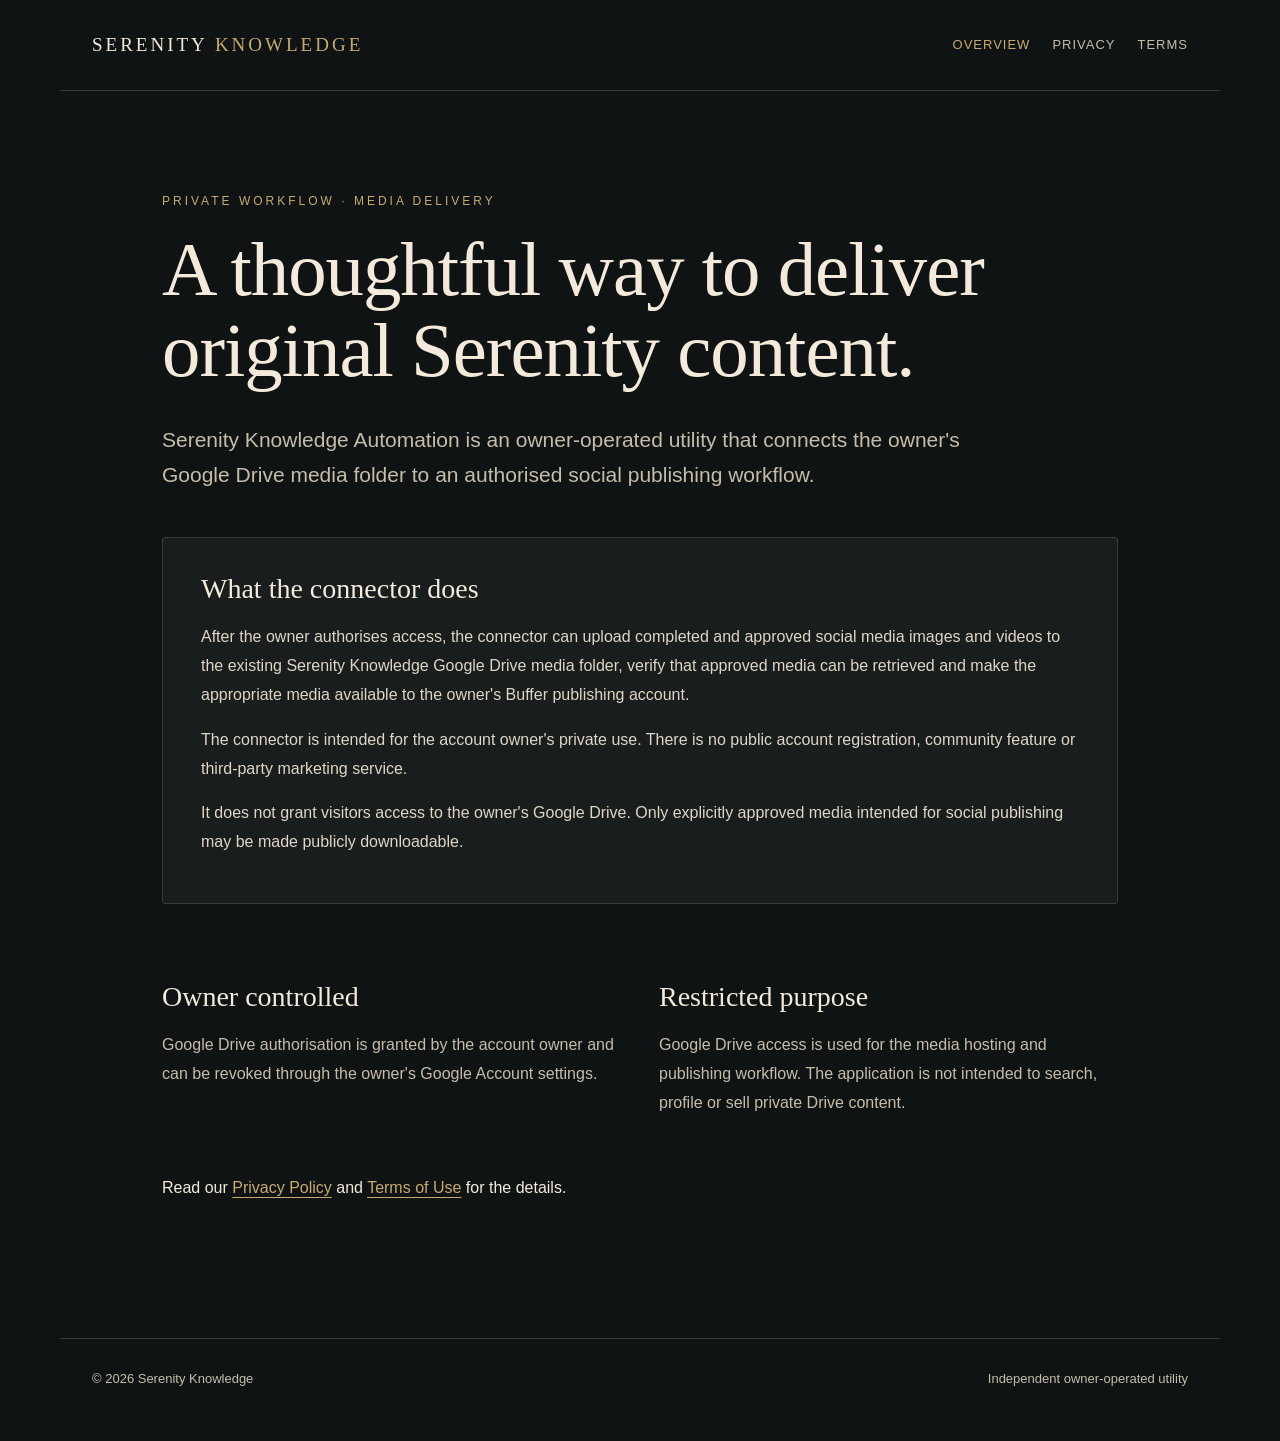
<file: index.html>
<!doctype html>
<html lang="en">
<head>
  <meta charset="utf-8">
  <meta name="viewport" content="width=device-width, initial-scale=1">
  <meta name="robots" content="index,follow">
  <meta name="description" content="About the private Serenity Knowledge Google Drive media automation connector.">
  <title>Serenity Knowledge Automation</title>
  <link rel="stylesheet" href="./styles.css">
</head>
<body>
  <header class="top"><a class="logo" href="./">SERENITY <span>KNOWLEDGE</span></a><nav aria-label="Site pages"><a aria-current="page" href="./">Overview</a><a href="./privacy.html">Privacy</a><a href="./terms.html">Terms</a></nav></header>
  <main>
    <p class="eyebrow">PRIVATE WORKFLOW · MEDIA DELIVERY</p>
    <h1>A thoughtful way to deliver original Serenity content.</h1>
    <p class="lead">Serenity Knowledge Automation is an owner-operated utility that connects the owner's Google Drive media folder to an authorised social publishing workflow.</p>
    <section class="panel">
      <h2>What the connector does</h2>
      <p>After the owner authorises access, the connector can upload completed and approved social media images and videos to the existing Serenity Knowledge Google Drive media folder, verify that approved media can be retrieved and make the appropriate media available to the owner's Buffer publishing account.</p>
      <p>The connector is intended for the account owner's private use. There is no public account registration, community feature or third-party marketing service.</p>
      <p>It does not grant visitors access to the owner's Google Drive. Only explicitly approved media intended for social publishing may be made publicly downloadable.</p>
    </section>
    <section class="two">
      <div><h2>Owner controlled</h2><p>Google Drive authorisation is granted by the account owner and can be revoked through the owner's Google Account settings.</p></div>
      <div><h2>Restricted purpose</h2><p>Google Drive access is used for the media hosting and publishing workflow. The application is not intended to search, profile or sell private Drive content.</p></div>
    </section>
    <p class="footlink">Read our <a href="./privacy.html">Privacy Policy</a> and <a href="./terms.html">Terms of Use</a> for the details.</p>
  </main>
  <footer><span>© 2026 Serenity Knowledge</span><span>Independent owner-operated utility</span></footer>
</body>
</html>
</file>
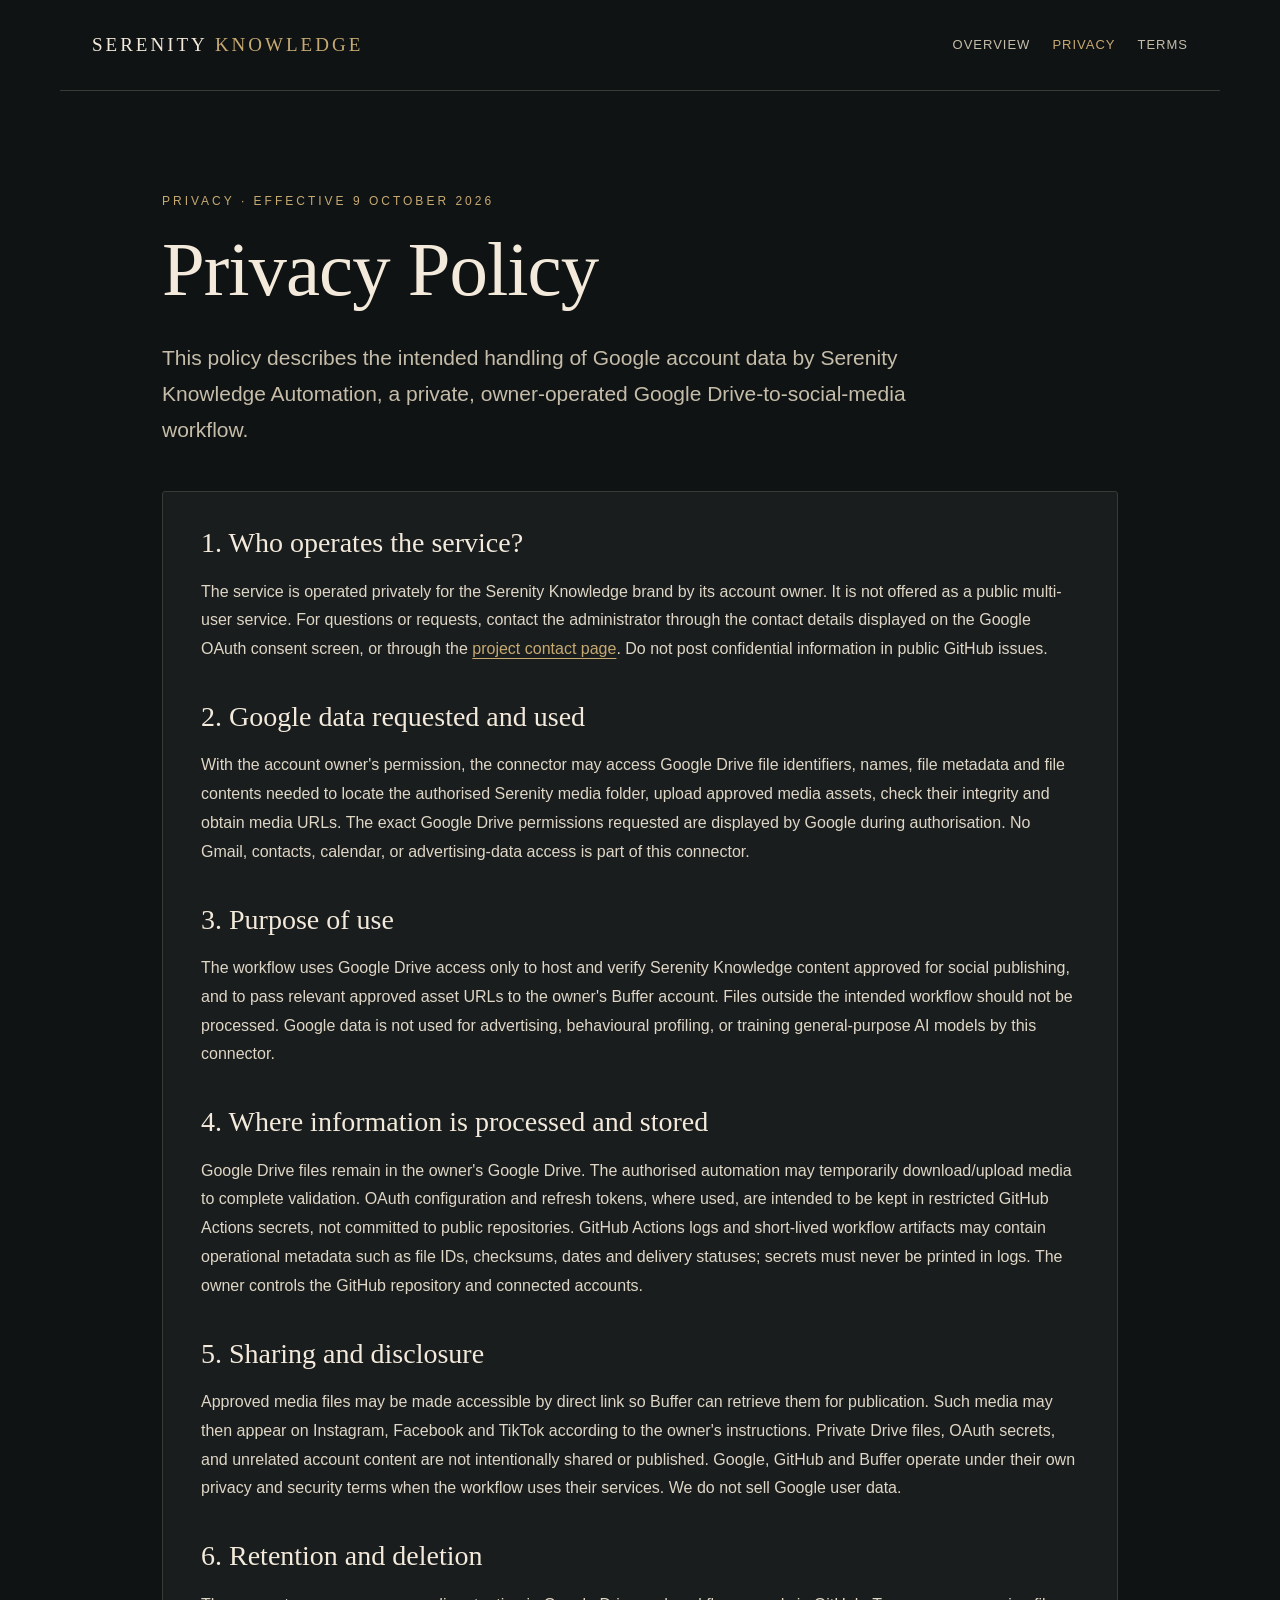
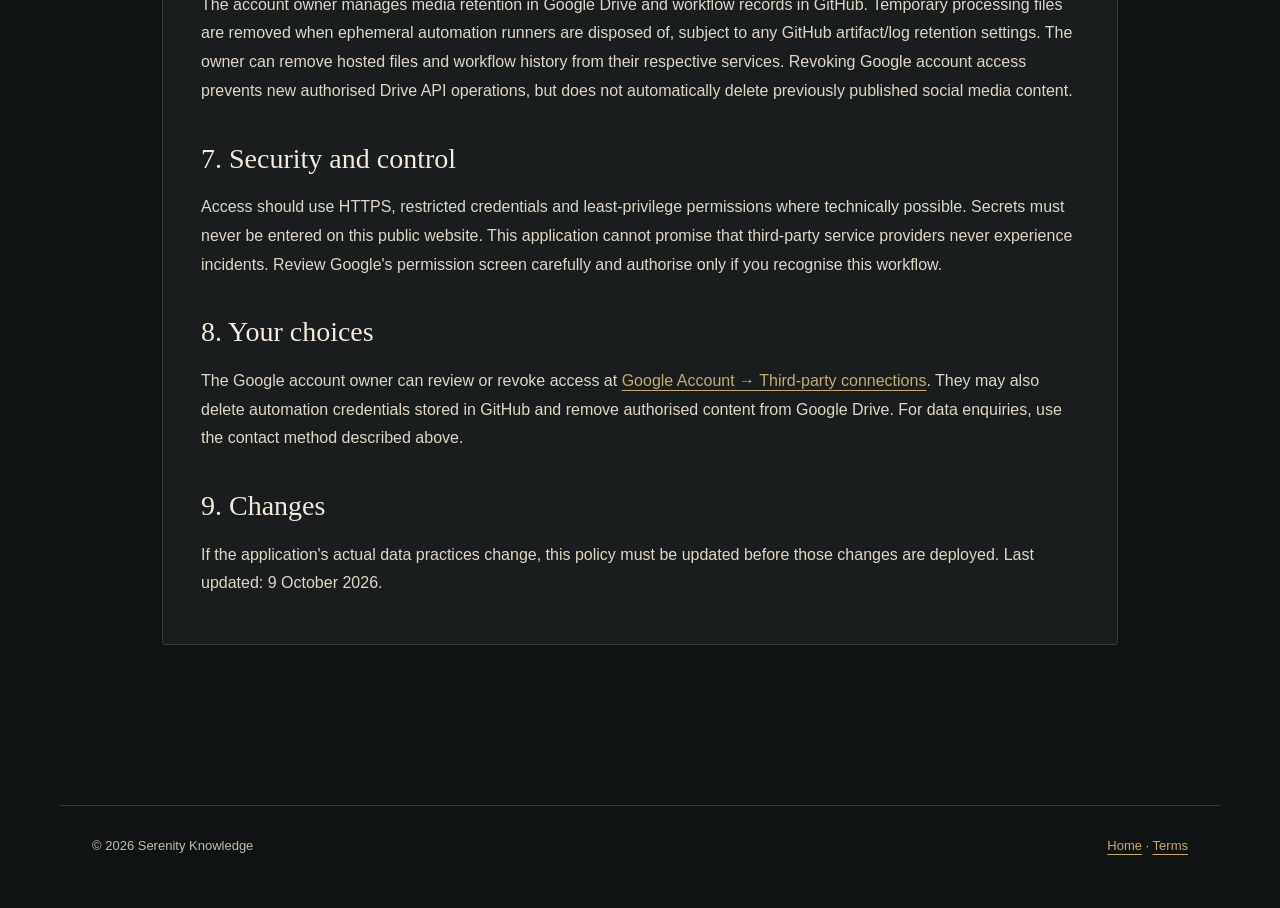
<file: privacy.html>
<!doctype html>
<html lang="en">
<head>
  <meta charset="utf-8">
  <meta name="viewport" content="width=device-width, initial-scale=1">
  <meta name="robots" content="index,follow">
  <meta name="description" content="How Serenity Knowledge Automation uses Google Drive data and protects credentials.">
  <title>Privacy Policy — Serenity Knowledge Automation</title>
  <link rel="stylesheet" href="./styles.css">
</head>
<body>
  <header class="top"><a class="logo" href="./">SERENITY <span>KNOWLEDGE</span></a><nav aria-label="Site pages"><a href="./">Overview</a><a aria-current="page" href="./privacy.html">Privacy</a><a href="./terms.html">Terms</a></nav></header>
  <main>
    <p class="eyebrow">PRIVACY · EFFECTIVE 9 OCTOBER 2026</p>
    <h1>Privacy Policy</h1>
    <p class="lead">This policy describes the intended handling of Google account data by Serenity Knowledge Automation, a private, owner-operated Google Drive-to-social-media workflow.</p>
    <section class="panel">
      <h2>1. Who operates the service?</h2>
      <p>The service is operated privately for the Serenity Knowledge brand by its account owner. It is not offered as a public multi-user service. For questions or requests, contact the administrator through the contact details displayed on the Google OAuth consent screen, or through the <a href="https://github.com/ellisking94/serenity-oauth-site/issues">project contact page</a>. Do not post confidential information in public GitHub issues.</p>
      <h2>2. Google data requested and used</h2>
      <p>With the account owner's permission, the connector may access Google Drive file identifiers, names, file metadata and file contents needed to locate the authorised Serenity media folder, upload approved media assets, check their integrity and obtain media URLs. The exact Google Drive permissions requested are displayed by Google during authorisation. No Gmail, contacts, calendar, or advertising-data access is part of this connector.</p>
      <h2>3. Purpose of use</h2>
      <p>The workflow uses Google Drive access only to host and verify Serenity Knowledge content approved for social publishing, and to pass relevant approved asset URLs to the owner's Buffer account. Files outside the intended workflow should not be processed. Google data is not used for advertising, behavioural profiling, or training general-purpose AI models by this connector.</p>
      <h2>4. Where information is processed and stored</h2>
      <p>Google Drive files remain in the owner's Google Drive. The authorised automation may temporarily download/upload media to complete validation. OAuth configuration and refresh tokens, where used, are intended to be kept in restricted GitHub Actions secrets, not committed to public repositories. GitHub Actions logs and short-lived workflow artifacts may contain operational metadata such as file IDs, checksums, dates and delivery statuses; secrets must never be printed in logs. The owner controls the GitHub repository and connected accounts.</p>
      <h2>5. Sharing and disclosure</h2>
      <p>Approved media files may be made accessible by direct link so Buffer can retrieve them for publication. Such media may then appear on Instagram, Facebook and TikTok according to the owner's instructions. Private Drive files, OAuth secrets, and unrelated account content are not intentionally shared or published. Google, GitHub and Buffer operate under their own privacy and security terms when the workflow uses their services. We do not sell Google user data.</p>
      <h2>6. Retention and deletion</h2>
      <p>The account owner manages media retention in Google Drive and workflow records in GitHub. Temporary processing files are removed when ephemeral automation runners are disposed of, subject to any GitHub artifact/log retention settings. The owner can remove hosted files and workflow history from their respective services. Revoking Google account access prevents new authorised Drive API operations, but does not automatically delete previously published social media content.</p>
      <h2>7. Security and control</h2>
      <p>Access should use HTTPS, restricted credentials and least-privilege permissions where technically possible. Secrets must never be entered on this public website. This application cannot promise that third-party service providers never experience incidents. Review Google's permission screen carefully and authorise only if you recognise this workflow.</p>
      <h2>8. Your choices</h2>
      <p>The Google account owner can review or revoke access at <a href="https://myaccount.google.com/connections">Google Account → Third-party connections</a>. They may also delete automation credentials stored in GitHub and remove authorised content from Google Drive. For data enquiries, use the contact method described above.</p>
      <h2>9. Changes</h2>
      <p>If the application's actual data practices change, this policy must be updated before those changes are deployed. Last updated: 9 October 2026.</p>
    </section>
  </main>
  <footer><span>© 2026 Serenity Knowledge</span><span><a href="./">Home</a> · <a href="./terms.html">Terms</a></span></footer>
</body>
</html>
</file>
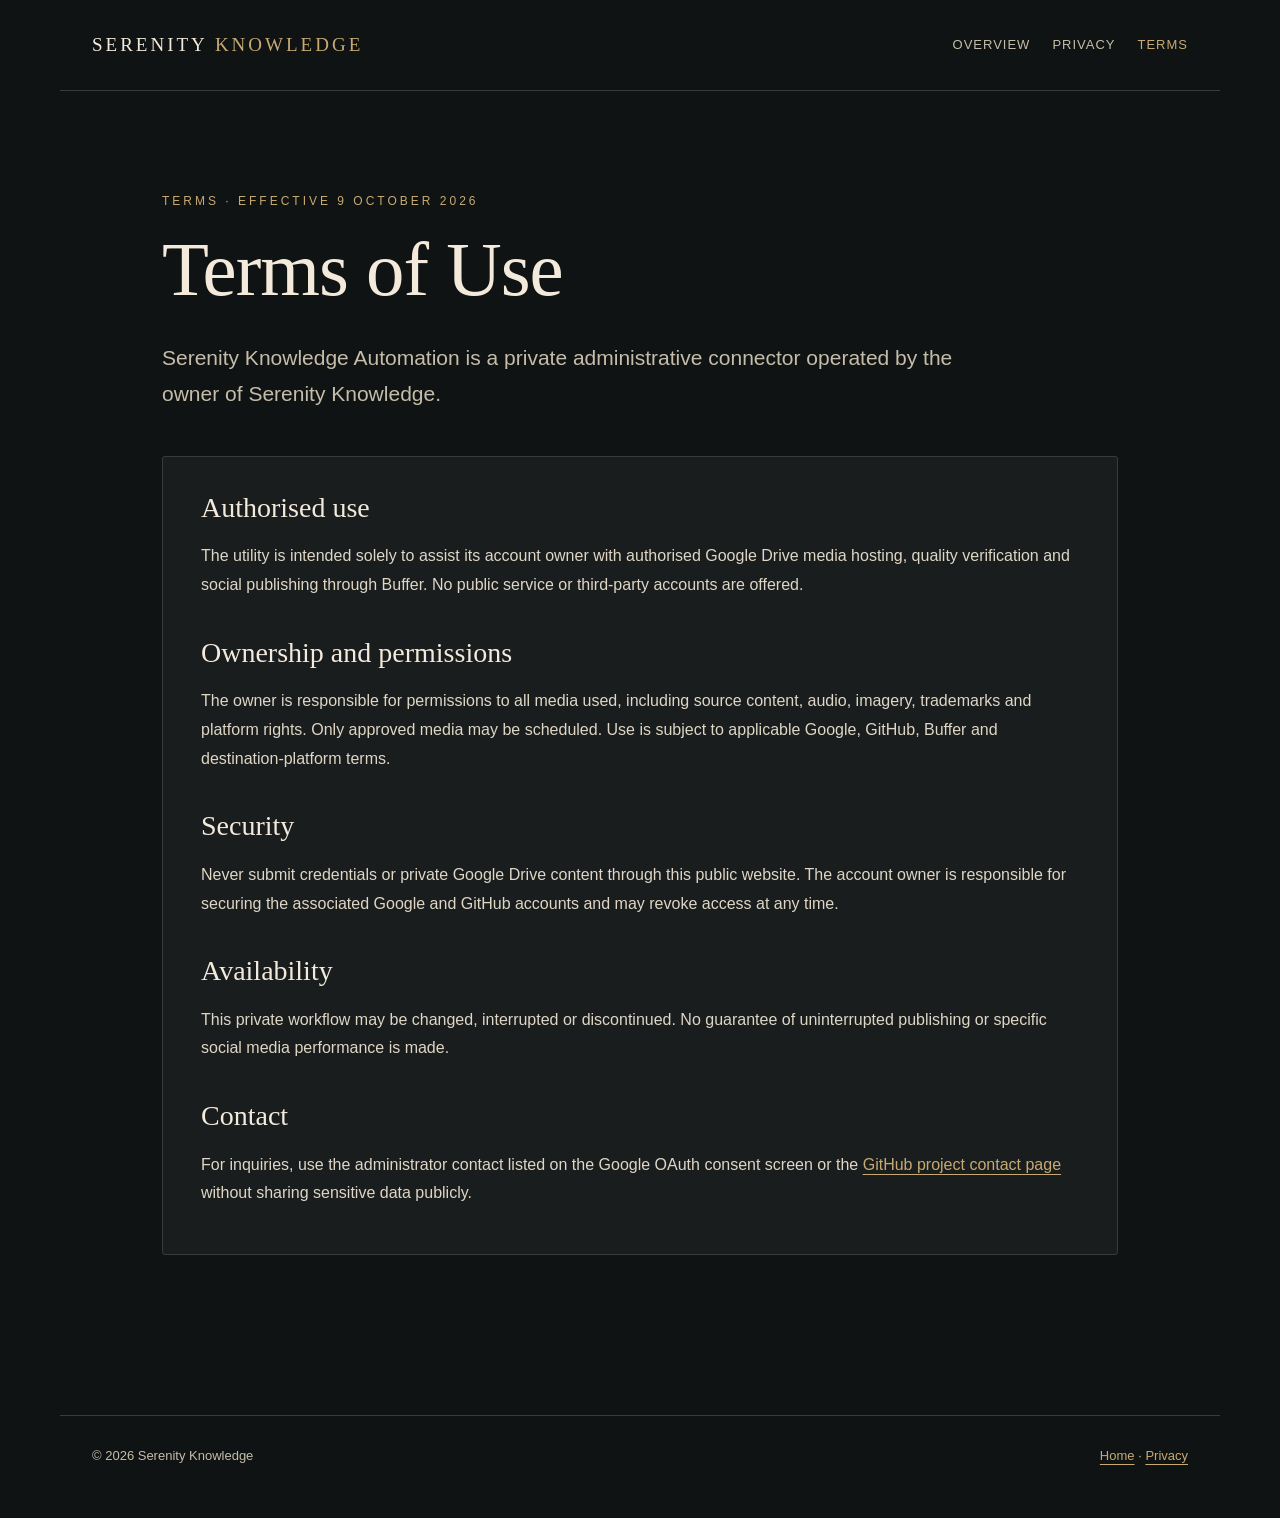
<file: terms.html>
<!doctype html>
<html lang="en">
<head>
  <meta charset="utf-8"><meta name="viewport" content="width=device-width, initial-scale=1">
  <meta name="robots" content="index,follow">
  <title>Terms of Use — Serenity Knowledge Automation</title><link rel="stylesheet" href="./styles.css">
</head>
<body>
  <header class="top"><a class="logo" href="./">SERENITY <span>KNOWLEDGE</span></a><nav aria-label="Site pages"><a href="./">Overview</a><a href="./privacy.html">Privacy</a><a aria-current="page" href="./terms.html">Terms</a></nav></header>
  <main>
    <p class="eyebrow">TERMS · EFFECTIVE 9 OCTOBER 2026</p><h1>Terms of Use</h1>
    <p class="lead">Serenity Knowledge Automation is a private administrative connector operated by the owner of Serenity Knowledge.</p>
    <section class="panel">
      <h2>Authorised use</h2><p>The utility is intended solely to assist its account owner with authorised Google Drive media hosting, quality verification and social publishing through Buffer. No public service or third-party accounts are offered.</p>
      <h2>Ownership and permissions</h2><p>The owner is responsible for permissions to all media used, including source content, audio, imagery, trademarks and platform rights. Only approved media may be scheduled. Use is subject to applicable Google, GitHub, Buffer and destination-platform terms.</p>
      <h2>Security</h2><p>Never submit credentials or private Google Drive content through this public website. The account owner is responsible for securing the associated Google and GitHub accounts and may revoke access at any time.</p>
      <h2>Availability</h2><p>This private workflow may be changed, interrupted or discontinued. No guarantee of uninterrupted publishing or specific social media performance is made.</p>
      <h2>Contact</h2><p>For inquiries, use the administrator contact listed on the Google OAuth consent screen or the <a href="https://github.com/ellisking94/serenity-oauth-site/issues">GitHub project contact page</a> without sharing sensitive data publicly.</p>
    </section>
  </main>
  <footer><span>© 2026 Serenity Knowledge</span><span><a href="./">Home</a> · <a href="./privacy.html">Privacy</a></span></footer>
</body>
</html>
</file>
<file: styles.css>
:root { color-scheme: dark; --bg:#101314; --paper:#191d1e; --line:#383b36; --ink:#f3eadb; --muted:#c5bda9; --gold:#c7aa72 }
* {box-sizing:border-box} html{scroll-behavior:smooth}
body{margin:0;background:var(--bg);color:var(--ink);font:16px/1.8 -apple-system,BlinkMacSystemFont,"Segoe UI",Arial,sans-serif}
a{color:var(--gold);text-underline-offset:4px}
a:hover{color:#f2d6a6}
.top{border-bottom:1px solid var(--line);max-width:1160px;margin:auto;display:flex;justify-content:space-between;align-items:center;padding:28px 32px;gap:25px}
.logo{font-family:Georgia,"Times New Roman",serif;letter-spacing:3px;text-decoration:none;color:var(--ink);font-size:19px}.logo span{color:var(--gold)}
nav{display:flex;gap:22px;font-size:13px;text-transform:uppercase;letter-spacing:1px}nav a{text-decoration:none;color:var(--muted)}nav a[aria-current="page"]{color:var(--gold)}
main{max-width:1020px;margin:auto;padding:88px 32px 120px}
.eyebrow{letter-spacing:3px;color:var(--gold);text-transform:uppercase;font-size:12px;margin-bottom:16px}
h1{font:normal clamp(44px,6vw,78px)/1.06 Georgia,"Times New Roman",serif;letter-spacing:-1px;max-width:880px;margin:0 0 30px}
h2{font:normal 28px/1.3 Georgia,"Times New Roman",serif;color:var(--ink);margin:35px 0 12px}
.lead{font-size:21px;line-height:1.7;max-width:800px;color:var(--muted);margin:0 0 44px}
.panel{background:var(--paper);border:1px solid var(--line);border-radius:3px;padding:30px 38px;margin:40px 0}
.panel h2:first-child{margin-top:3px}.panel p{color:#dfd6c5}
.two{display:grid;grid-template-columns:1fr 1fr;gap:38px}.two p{color:var(--muted)}.footlink{margin-top:40px}
footer{border-top:1px solid var(--line);color:var(--muted);max-width:1160px;margin:auto;padding:28px 32px 50px;display:flex;justify-content:space-between;font-size:13px}
@media(max-width:700px){.top{align-items:start;flex-direction:column;padding:22px}.logo{font-size:16px}nav{gap:18px}main{padding:55px 22px 70px}.panel{padding:24px 20px}.two{grid-template-columns:1fr;gap:5px}footer{padding:24px 22px;flex-direction:column;gap:10px}}
</file>
